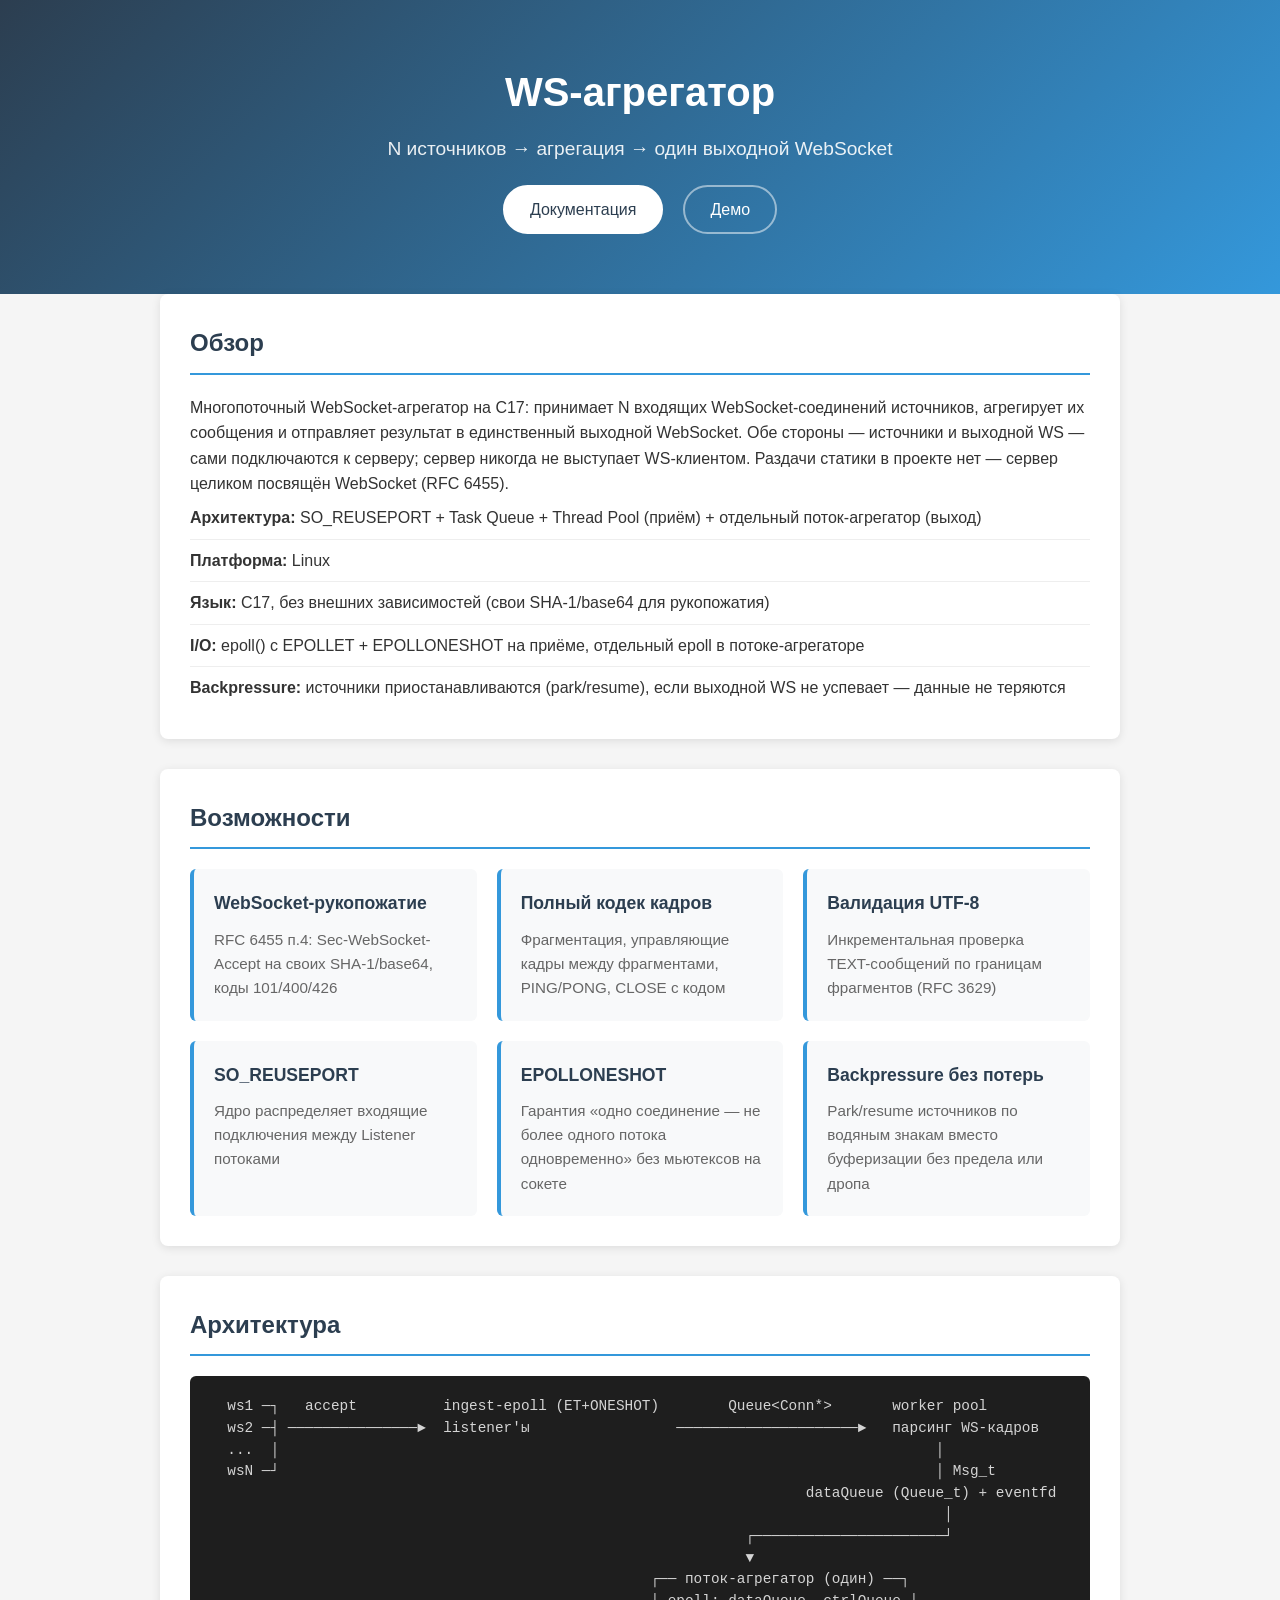
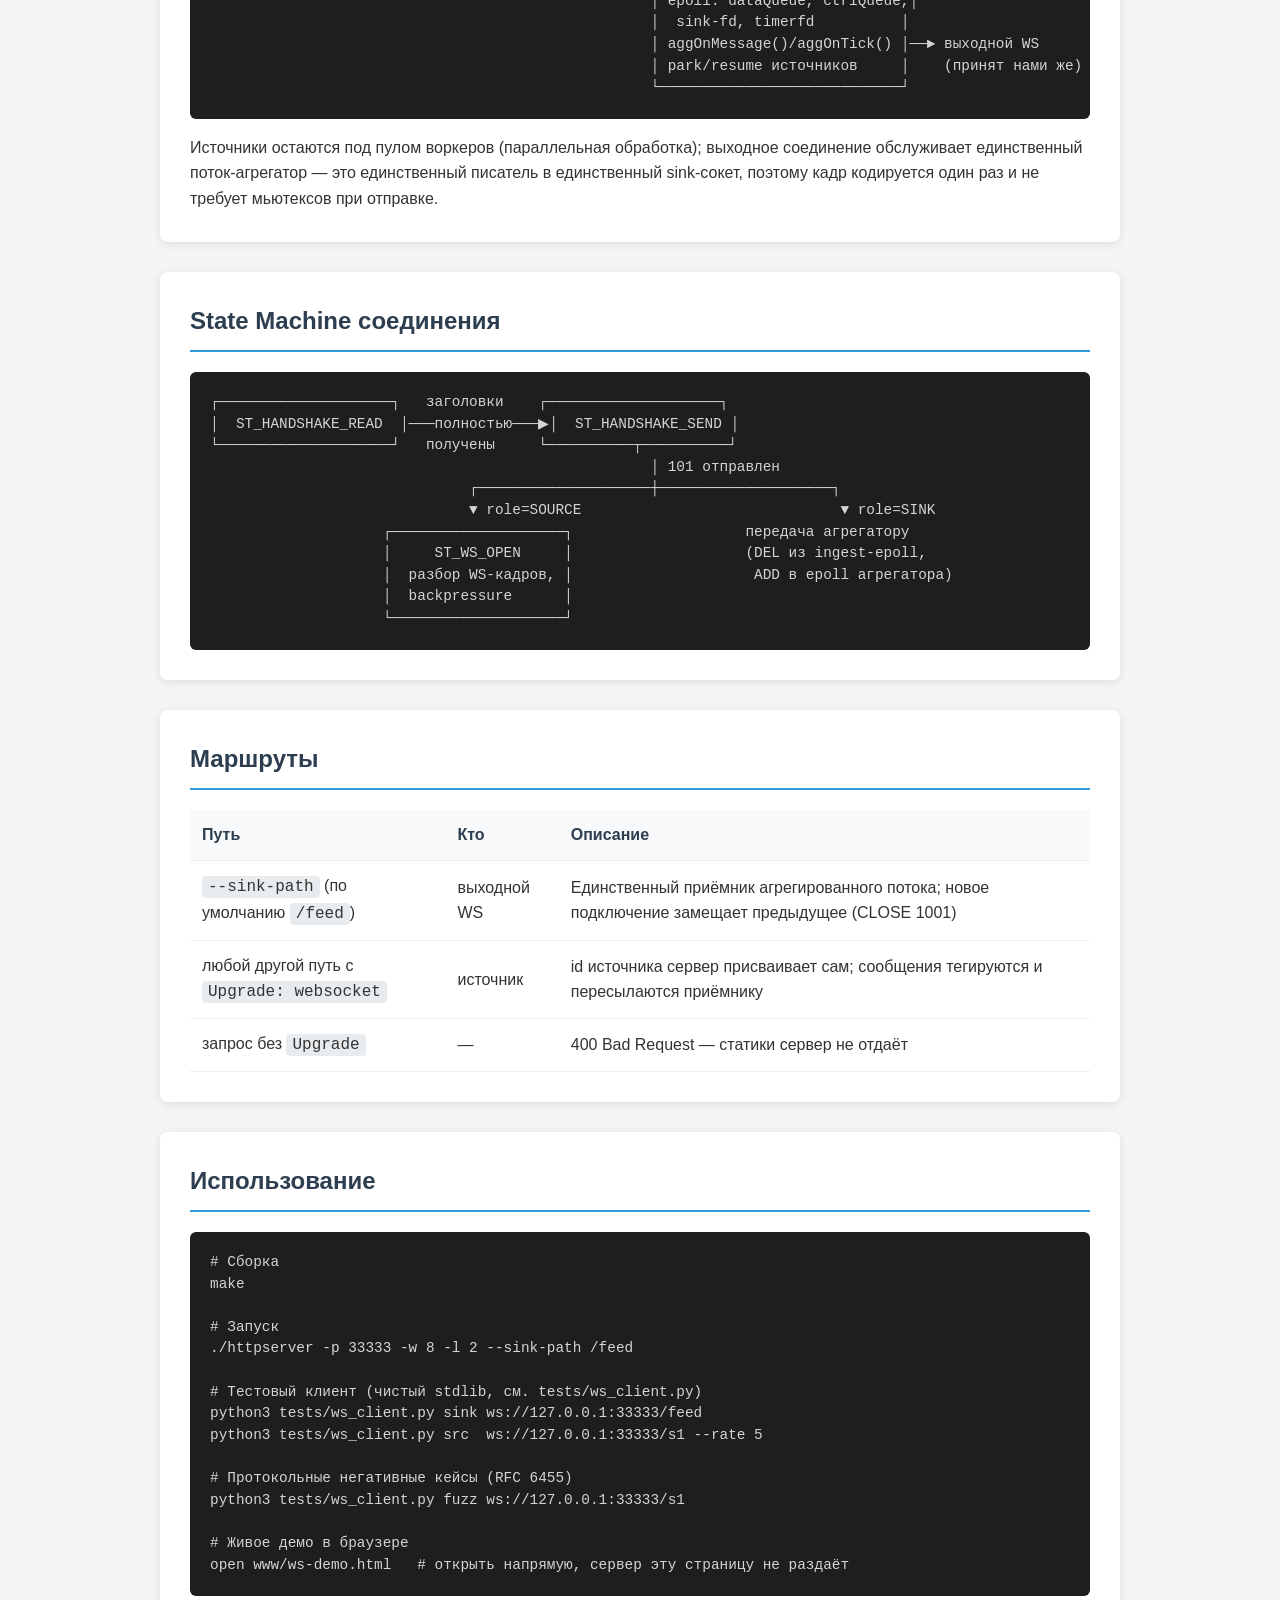
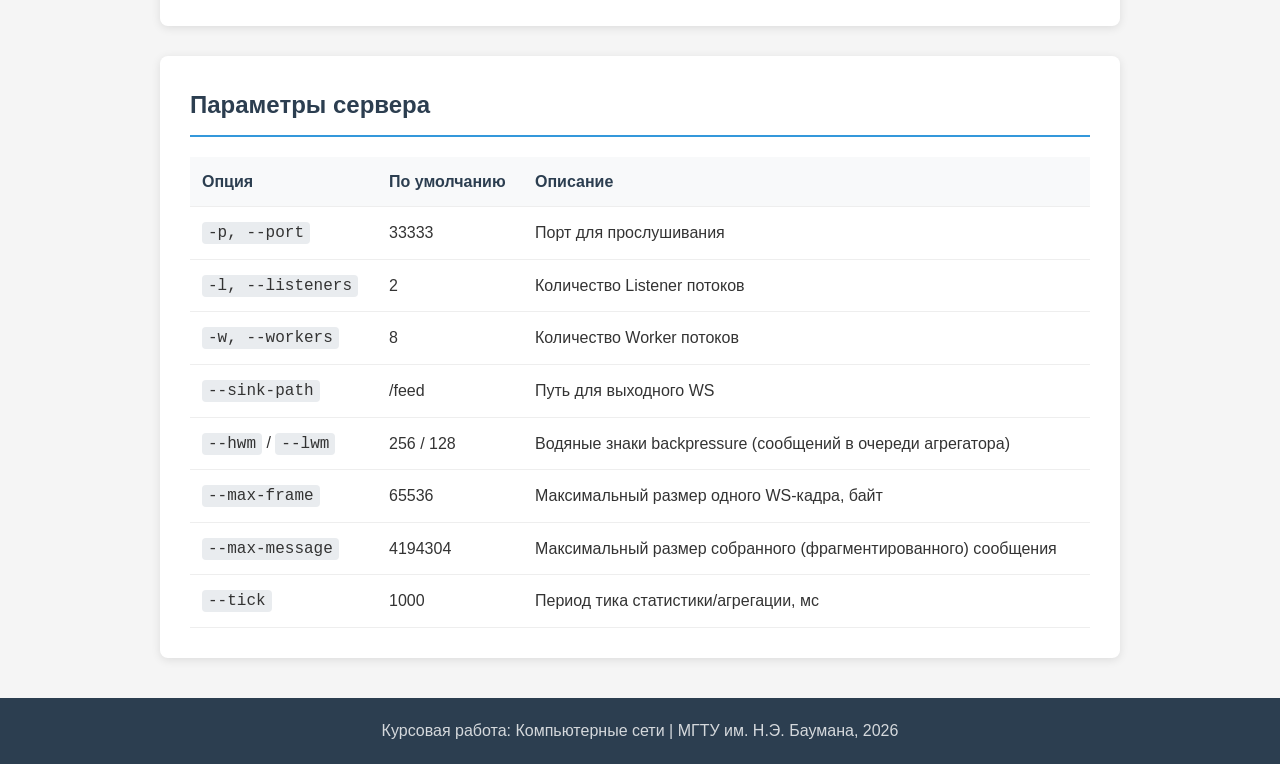
<file: www/index.html>
<!DOCTYPE html>
<html lang="ru">
<head>
    <meta charset="UTF-8">
    <meta name="viewport" content="width=device-width, initial-scale=1.0">
    <title>WS-агрегатор — Документация</title>
    <link rel="stylesheet" href="style.css">
</head>
<body>
    <header>
        <div class="container">
            <h1>WS-агрегатор</h1>
            <p class="subtitle">N источников &rarr; агрегация &rarr; один выходной WebSocket</p>
            <nav class="nav-links">
                <a href="index.html" class="nav-link active">Документация</a>
                <a href="ws-demo.html" class="nav-link">Демо</a>
            </nav>
        </div>
    </header>

    <main class="container">
        <section class="card">
            <h2>Обзор</h2>
            <p>Многопоточный WebSocket-агрегатор на C17: принимает N входящих WebSocket-соединений
                источников, агрегирует их сообщения и отправляет результат в единственный выходной
                WebSocket. Обе стороны — источники и выходной WS — сами подключаются к серверу;
                сервер никогда не выступает WS-клиентом. Раздачи статики в проекте нет — сервер
                целиком посвящён WebSocket (RFC 6455).</p>
            <ul>
                <li><strong>Архитектура:</strong> SO_REUSEPORT + Task Queue + Thread Pool (приём) + отдельный поток-агрегатор (выход)</li>
                <li><strong>Платформа:</strong> Linux</li>
                <li><strong>Язык:</strong> C17, без внешних зависимостей (свои SHA-1/base64 для рукопожатия)</li>
                <li><strong>I/O:</strong> epoll() с EPOLLET + EPOLLONESHOT на приёме, отдельный epoll в потоке-агрегаторе</li>
                <li><strong>Backpressure:</strong> источники приостанавливаются (park/resume), если выходной WS не успевает — данные не теряются</li>
            </ul>
        </section>

        <section class="card">
            <h2>Возможности</h2>
            <div class="features-grid">
                <div class="feature">
                    <h3>WebSocket-рукопожатие</h3>
                    <p>RFC 6455 п.4: Sec-WebSocket-Accept на своих SHA-1/base64, коды 101/400/426</p>
                </div>
                <div class="feature">
                    <h3>Полный кодек кадров</h3>
                    <p>Фрагментация, управляющие кадры между фрагментами, PING/PONG, CLOSE с кодом</p>
                </div>
                <div class="feature">
                    <h3>Валидация UTF-8</h3>
                    <p>Инкрементальная проверка TEXT-сообщений по границам фрагментов (RFC 3629)</p>
                </div>
                <div class="feature">
                    <h3>SO_REUSEPORT</h3>
                    <p>Ядро распределяет входящие подключения между Listener потоками</p>
                </div>
                <div class="feature">
                    <h3>EPOLLONESHOT</h3>
                    <p>Гарантия «одно соединение — не более одного потока одновременно» без мьютексов на сокете</p>
                </div>
                <div class="feature">
                    <h3>Backpressure без потерь</h3>
                    <p>Park/resume источников по водяным знакам вместо буферизации без предела или дропа</p>
                </div>
            </div>
        </section>

        <section class="card">
            <h2>Архитектура</h2>
            <pre class="code-block">
  ws1 ─┐   accept          ingest-epoll (ET+ONESHOT)        Queue&lt;Conn*&gt;       worker pool
  ws2 ─┤ ───────────────►  listener'ы                 ─────────────────────►   парсинг WS-кадров
  ...  │                                                                            │
  wsN ─┘                                                                            │ Msg_t
                                                                     dataQueue (Queue_t) + eventfd
                                                                                     │
                                                              ┌──────────────────────┘
                                                              ▼
                                                   ┌── поток-агрегатор (один) ──┐
                                                   │ epoll: dataQueue, ctrlQueue,│
                                                   │  sink-fd, timerfd          │
                                                   │ aggOnMessage()/aggOnTick() │──► выходной WS
                                                   │ park/resume источников     │    (принят нами же)
                                                   └────────────────────────────┘</pre>
            <p style="margin-top:16px">Источники остаются под пулом воркеров (параллельная обработка);
                выходное соединение обслуживает единственный поток-агрегатор — это единственный
                писатель в единственный sink-сокет, поэтому кадр кодируется один раз и не требует
                мьютексов при отправке.</p>
        </section>

        <section class="card">
            <h2>State Machine соединения</h2>
            <pre class="code-block">
┌────────────────────┐   заголовки    ┌────────────────────┐
│  ST_HANDSHAKE_READ  │───полностью───▶│  ST_HANDSHAKE_SEND │
└────────────────────┘   получены     └──────────┬──────────┘
                                                   │ 101 отправлен
                              ┌────────────────────┼────────────────────┐
                              ▼ role=SOURCE                              ▼ role=SINK
                    ┌────────────────────┐                    передача агрегатору
                    │     ST_WS_OPEN     │                    (DEL из ingest-epoll,
                    │  разбор WS-кадров, │                     ADD в epoll агрегатора)
                    │  backpressure      │
                    └────────────────────┘</pre>
        </section>

        <section class="card">
            <h2>Маршруты</h2>
            <table>
                <thead>
                    <tr>
                        <th>Путь</th>
                        <th>Кто</th>
                        <th>Описание</th>
                    </tr>
                </thead>
                <tbody>
                    <tr>
                        <td><code>--sink-path</code> (по умолчанию <code>/feed</code>)</td>
                        <td>выходной WS</td>
                        <td>Единственный приёмник агрегированного потока; новое подключение замещает предыдущее (CLOSE 1001)</td>
                    </tr>
                    <tr>
                        <td>любой другой путь с <code>Upgrade: websocket</code></td>
                        <td>источник</td>
                        <td>id источника сервер присваивает сам; сообщения тегируются и пересылаются приёмнику</td>
                    </tr>
                    <tr>
                        <td>запрос без <code>Upgrade</code></td>
                        <td>—</td>
                        <td>400 Bad Request — статики сервер не отдаёт</td>
                    </tr>
                </tbody>
            </table>
        </section>

        <section class="card">
            <h2>Использование</h2>
            <pre class="code-block">
# Сборка
make

# Запуск
./httpserver -p 33333 -w 8 -l 2 --sink-path /feed

# Тестовый клиент (чистый stdlib, см. tests/ws_client.py)
python3 tests/ws_client.py sink ws://127.0.0.1:33333/feed
python3 tests/ws_client.py src  ws://127.0.0.1:33333/s1 --rate 5

# Протокольные негативные кейсы (RFC 6455)
python3 tests/ws_client.py fuzz ws://127.0.0.1:33333/s1

# Живое демо в браузере
open www/ws-demo.html   # открыть напрямую, сервер эту страницу не раздаёт</pre>
        </section>

        <section class="card">
            <h2>Параметры сервера</h2>
            <table>
                <thead>
                    <tr>
                        <th>Опция</th>
                        <th>По умолчанию</th>
                        <th>Описание</th>
                    </tr>
                </thead>
                <tbody>
                    <tr><td><code>-p, --port</code></td><td>33333</td><td>Порт для прослушивания</td></tr>
                    <tr><td><code>-l, --listeners</code></td><td>2</td><td>Количество Listener потоков</td></tr>
                    <tr><td><code>-w, --workers</code></td><td>8</td><td>Количество Worker потоков</td></tr>
                    <tr><td><code>--sink-path</code></td><td>/feed</td><td>Путь для выходного WS</td></tr>
                    <tr><td><code>--hwm</code> / <code>--lwm</code></td><td>256 / 128</td><td>Водяные знаки backpressure (сообщений в очереди агрегатора)</td></tr>
                    <tr><td><code>--max-frame</code></td><td>65536</td><td>Максимальный размер одного WS-кадра, байт</td></tr>
                    <tr><td><code>--max-message</code></td><td>4194304</td><td>Максимальный размер собранного (фрагментированного) сообщения</td></tr>
                    <tr><td><code>--tick</code></td><td>1000</td><td>Период тика статистики/агрегации, мс</td></tr>
                </tbody>
            </table>
        </section>
    </main>

    <footer>
        <div class="container">
            <p>Курсовая работа: Компьютерные сети | МГТУ им. Н.Э. Баумана, 2026</p>
        </div>
    </footer>
</body>
</html>
</file>
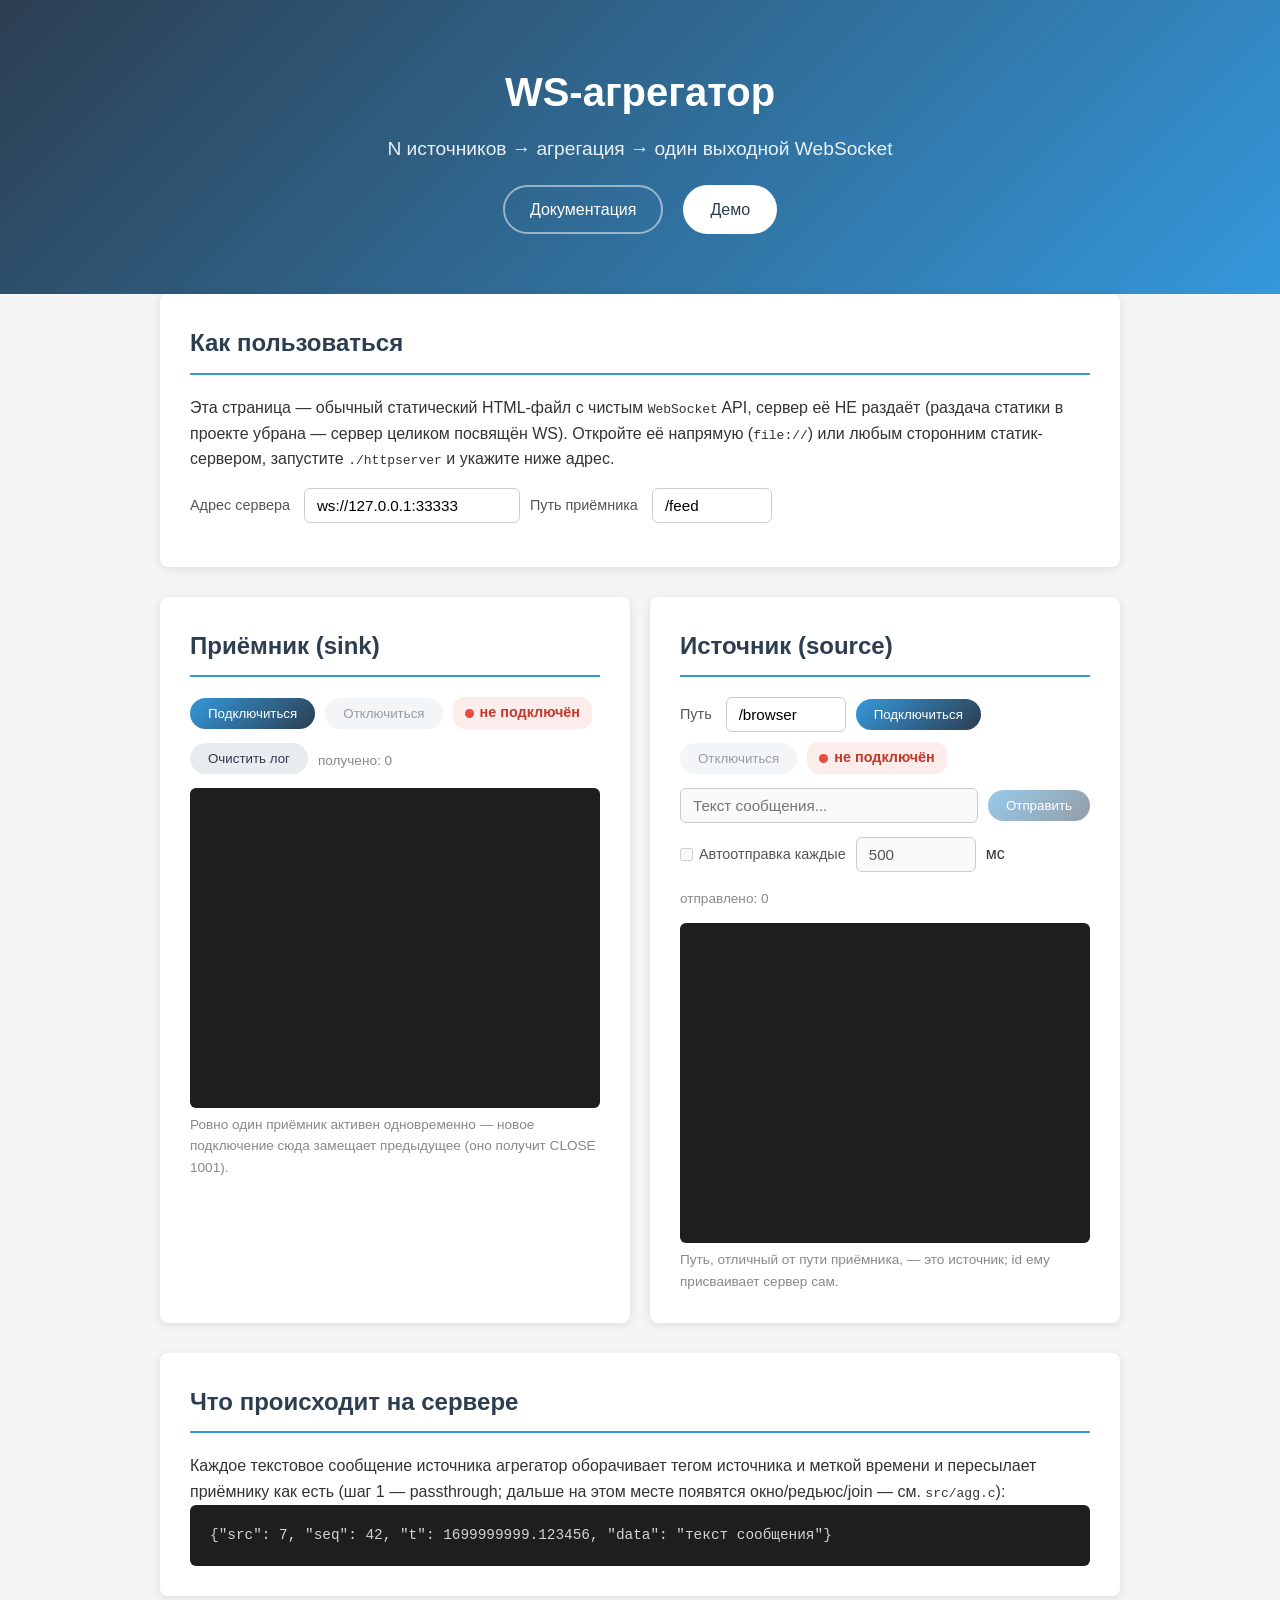
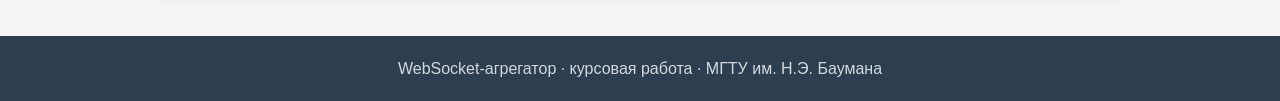
<file: www/ws-demo.html>
<!DOCTYPE html>
<html lang="ru">
<head>
    <meta charset="UTF-8">
    <meta name="viewport" content="width=device-width, initial-scale=1.0">
    <title>WS-агрегатор — Демо</title>
    <link rel="stylesheet" href="style.css">
    <style>
        /* Стили, специфичные для демо-страницы — поверх общего style.css сайта */
        .demo-grid {
            display: grid;
            grid-template-columns: 1fr 1fr;
            gap: 20px;
        }
        @media (max-width: 800px) {
            .demo-grid { grid-template-columns: 1fr; }
        }
        .panel-row {
            display: flex;
            gap: 10px;
            flex-wrap: wrap;
            align-items: center;
            margin-bottom: 14px;
        }
        .panel-row input[type="text"] {
            flex: 1;
            min-width: 120px;
            padding: 8px 12px;
            border: 1px solid #ccc;
            border-radius: 6px;
            font-size: 0.95rem;
        }
        button {
            padding: 8px 18px;
            border: none;
            border-radius: 20px;
            background: linear-gradient(135deg, #3498db, #2c3e50);
            color: white;
            font-weight: 500;
            cursor: pointer;
            transition: transform 0.15s ease, opacity 0.15s ease;
        }
        button:hover { transform: scale(1.04); }
        button:disabled { opacity: 0.5; cursor: not-allowed; transform: none; }
        button.secondary { background: #e9ecef; color: #2c3e50; }
        .status {
            display: inline-flex;
            align-items: center;
            gap: 6px;
            font-size: 0.9rem;
            font-weight: 600;
            padding: 4px 12px;
            border-radius: 12px;
            background: #f1f3f5;
            color: #666;
        }
        .status .dot {
            width: 9px; height: 9px; border-radius: 50%;
            background: #adb5bd;
        }
        .status.on { background: #e6f7ee; color: #1e7e45; }
        .status.on .dot { background: #2ecc71; }
        .status.off { background: #fdecec; color: #c0392b; }
        .status.off .dot { background: #e74c3c; }
        .log {
            background: #1e1e1e;
            color: #d4d4d4;
            border-radius: 6px;
            padding: 14px;
            height: 320px;
            overflow-y: auto;
            font-family: 'Consolas', 'Monaco', 'Courier New', monospace;
            font-size: 0.82rem;
            line-height: 1.5;
            white-space: pre-wrap;
            word-break: break-all;
        }
        .log .line { border-bottom: 1px solid #2a2a2a; padding: 3px 0; }
        .log .line.sys { color: #7f9cf5; }
        .log .line.err { color: #ff6b6b; }
        .log .tag { color: #6bcB77; }
        label.inline { display: flex; align-items: center; gap: 6px; font-size: 0.9rem; color: #555; }
        .hint { color: #888; font-size: 0.85rem; margin-top: 6px; }
    </style>
</head>
<body>
    <header>
        <div class="container">
            <h1>WS-агрегатор</h1>
            <p class="subtitle">N источников &rarr; агрегация &rarr; один выходной WebSocket</p>
            <nav class="nav-links">
                <a href="index.html" class="nav-link">Документация</a>
                <a href="ws-demo.html" class="nav-link active">Демо</a>
            </nav>
        </div>
    </header>

    <main class="container">
        <section class="card">
            <h2>Как пользоваться</h2>
            <p>
                Эта страница — обычный статический HTML-файл с чистым <code>WebSocket</code> API,
                сервер её НЕ раздаёт (раздача статики в проекте убрана — сервер целиком посвящён WS).
                Откройте её напрямую (<code>file://</code>) или любым сторонним статик-сервером,
                запустите <code>./httpserver</code> и укажите ниже адрес.
            </p>
            <div class="panel-row" style="margin-top:16px">
                <label class="inline">Адрес сервера
                    <input type="text" id="serverUrl" value="ws://127.0.0.1:33333" style="margin-left:8px">
                </label>
                <label class="inline">Путь приёмника
                    <input type="text" id="sinkPath" value="/feed" style="margin-left:8px; max-width:120px">
                </label>
            </div>
        </section>

        <section class="demo-grid">
            <div class="card">
                <h2>Приёмник (sink)</h2>
                <div class="panel-row">
                    <button id="sinkConnect">Подключиться</button>
                    <button id="sinkDisconnect" class="secondary" disabled>Отключиться</button>
                    <span class="status off" id="sinkStatus"><span class="dot"></span>не подключён</span>
                </div>
                <div class="panel-row">
                    <button id="sinkClear" class="secondary">Очистить лог</button>
                    <span class="hint" id="sinkCount">получено: 0</span>
                </div>
                <div class="log" id="sinkLog"></div>
                <p class="hint">Ровно один приёмник активен одновременно — новое подключение сюда
                    замещает предыдущее (оно получит CLOSE 1001).</p>
            </div>

            <div class="card">
                <h2>Источник (source)</h2>
                <div class="panel-row">
                    <label class="inline">Путь
                        <input type="text" id="srcPath" value="/browser" style="margin-left:8px; max-width:120px">
                    </label>
                    <button id="srcConnect">Подключиться</button>
                    <button id="srcDisconnect" class="secondary" disabled>Отключиться</button>
                    <span class="status off" id="srcStatus"><span class="dot"></span>не подключён</span>
                </div>
                <div class="panel-row">
                    <input type="text" id="srcText" placeholder="Текст сообщения..." disabled>
                    <button id="srcSend" disabled>Отправить</button>
                </div>
                <div class="panel-row">
                    <label class="inline">
                        <input type="checkbox" id="srcAuto" disabled>
                        Автоотправка каждые
                    </label>
                    <input type="text" id="srcInterval" value="500" style="max-width:70px" disabled> мс
                    <span class="hint" id="srcCount">отправлено: 0</span>
                </div>
                <div class="log" id="srcLog"></div>
                <p class="hint">Путь, отличный от пути приёмника, — это источник; id ему присваивает сервер сам.</p>
            </div>
        </section>

        <section class="card">
            <h2>Что происходит на сервере</h2>
            <p>Каждое текстовое сообщение источника агрегатор оборачивает тегом источника и меткой
                времени и пересылает приёмнику как есть (шаг 1 — passthrough; дальше на этом месте
                появятся окно/редьюс/join — см. <code>src/agg.c</code>):</p>
            <div class="code-block">{"src": 7, "seq": 42, "t": 1699999999.123456, "data": "текст сообщения"}</div>
        </section>
    </main>

    <footer>
        <div class="container">
            <p>WebSocket-агрегатор · курсовая работа · МГТУ им. Н.Э. Баумана</p>
        </div>
    </footer>

    <script>
        function nowStr() {
            const d = new Date();
            return d.toTimeString().slice(0, 8) + '.' + String(d.getMilliseconds()).padStart(3, '0');
        }

        function makeLogger(elId) {
            const el = document.getElementById(elId);
            return function (text, cls) {
                const line = document.createElement('div');
                line.className = 'line' + (cls ? ' ' + cls : '');
                line.textContent = '[' + nowStr() + '] ' + text;
                el.appendChild(line);
                el.scrollTop = el.scrollHeight;
            };
        }

        function setStatus(elId, connected, label) {
            const el = document.getElementById(elId);
            el.className = 'status ' + (connected ? 'on' : 'off');
            el.innerHTML = '<span class="dot"></span>' + label;
        }

        function baseUrl() {
            return document.getElementById('serverUrl').value.replace(/\/+$/, '');
        }

        /* ---------------- Приёмник (sink) ---------------- */
        (function () {
            const log = makeLogger('sinkLog');
            let ws = null;
            let count = 0;
            const countEl = document.getElementById('sinkCount');
            const connectBtn = document.getElementById('sinkConnect');
            const disconnectBtn = document.getElementById('sinkDisconnect');

            function connect() {
                const path = document.getElementById('sinkPath').value || '/feed';
                const url = baseUrl() + path;
                log('подключение к ' + url + ' ...', 'sys');
                ws = new WebSocket(url);
                ws.onopen = function () {
                    setStatus('sinkStatus', true, 'подключён');
                    connectBtn.disabled = true;
                    disconnectBtn.disabled = false;
                    log('соединение открыто', 'sys');
                };
                ws.onmessage = function (ev) {
                    count++;
                    countEl.textContent = 'получено: ' + count;
                    if (typeof ev.data === 'string') {
                        log(ev.data);
                    } else {
                        log('(бинарные данные, ' + ev.data.size + ' байт)');
                    }
                };
                ws.onclose = function (ev) {
                    setStatus('sinkStatus', false, 'не подключён');
                    connectBtn.disabled = false;
                    disconnectBtn.disabled = true;
                    log('соединение закрыто, код=' + ev.code + (ev.reason ? (' (' + ev.reason + ')') : ''), 'sys');
                };
                ws.onerror = function () {
                    log('ошибка соединения', 'err');
                };
            }

            connectBtn.addEventListener('click', connect);
            disconnectBtn.addEventListener('click', function () { if (ws) ws.close(1000, 'manual'); });
            document.getElementById('sinkClear').addEventListener('click', function () {
                document.getElementById('sinkLog').innerHTML = '';
            });
        })();

        /* ---------------- Источник (source) ---------------- */
        (function () {
            const log = makeLogger('srcLog');
            let ws = null;
            let count = 0;
            let autoTimer = null;
            const countEl = document.getElementById('srcCount');
            const connectBtn = document.getElementById('srcConnect');
            const disconnectBtn = document.getElementById('srcDisconnect');
            const textInput = document.getElementById('srcText');
            const sendBtn = document.getElementById('srcSend');
            const autoCheck = document.getElementById('srcAuto');
            const intervalInput = document.getElementById('srcInterval');

            function setInputsEnabled(enabled) {
                textInput.disabled = !enabled;
                sendBtn.disabled = !enabled;
                autoCheck.disabled = !enabled;
                intervalInput.disabled = !enabled;
            }

            function send() {
                const text = textInput.value || ('авто ' + (++count));
                if (!ws || ws.readyState !== WebSocket.OPEN) return;
                ws.send(text);
                count++;
                countEl.textContent = 'отправлено: ' + count;
                log('-> ' + text);
            }

            function connect() {
                const path = document.getElementById('srcPath').value || '/browser';
                const url = baseUrl() + path;
                log('подключение к ' + url + ' ...', 'sys');
                ws = new WebSocket(url);
                ws.onopen = function () {
                    setStatus('srcStatus', true, 'подключён');
                    connectBtn.disabled = true;
                    disconnectBtn.disabled = false;
                    setInputsEnabled(true);
                    log('соединение открыто', 'sys');
                };
                ws.onclose = function (ev) {
                    setStatus('srcStatus', false, 'не подключён');
                    connectBtn.disabled = false;
                    disconnectBtn.disabled = true;
                    setInputsEnabled(false);
                    autoCheck.checked = false;
                    if (autoTimer) { clearInterval(autoTimer); autoTimer = null; }
                    log('соединение закрыто, код=' + ev.code + (ev.reason ? (' (' + ev.reason + ')') : ''), 'sys');
                };
                ws.onerror = function () {
                    log('ошибка соединения', 'err');
                };
            }

            connectBtn.addEventListener('click', connect);
            disconnectBtn.addEventListener('click', function () { if (ws) ws.close(1000, 'manual'); });
            sendBtn.addEventListener('click', send);
            textInput.addEventListener('keydown', function (e) { if (e.key === 'Enter') send(); });

            autoCheck.addEventListener('change', function () {
                if (autoCheck.checked) {
                    const ms = Math.max(50, parseInt(intervalInput.value, 10) || 500);
                    autoTimer = setInterval(send, ms);
                } else if (autoTimer) {
                    clearInterval(autoTimer);
                    autoTimer = null;
                }
            });
        })();
    </script>
</body>
</html>
</file>
<file: www/style.css>
* {
    margin: 0;
    padding: 0;
    box-sizing: border-box;
}

body {
    font-family: -apple-system, BlinkMacSystemFont, 'Segoe UI', Roboto, Oxygen, Ubuntu, sans-serif;
    line-height: 1.6;
    color: #333;
    background: #f5f5f5;
}

.container {
    max-width: 1000px;
    margin: 0 auto;
    padding: 0 20px;
}

header {
    background: linear-gradient(135deg, #2c3e50, #3498db);
    color: white;
    padding: 60px 0;
    text-align: center;
}

header h1 {
    font-size: 2.5rem;
    margin-bottom: 10px;
}

header .subtitle {
    font-size: 1.2rem;
    opacity: 0.9;
    margin-bottom: 20px;
}

.nav-links {
    display: flex;
    justify-content: center;
    gap: 20px;
    margin-top: 15px;
}

.nav-link {
    color: white;
    text-decoration: none;
    padding: 10px 25px;
    border: 2px solid rgba(255, 255, 255, 0.5);
    border-radius: 25px;
    transition: all 0.3s ease;
    font-weight: 500;
}

.nav-link:hover {
    background: rgba(255, 255, 255, 0.2);
    border-color: white;
}

.nav-link.active {
    background: white;
    color: #2c3e50;
    border-color: white;
}

main {
    padding: 40px 0;
}

.card {
    background: white;
    border-radius: 8px;
    box-shadow: 0 2px 10px rgba(0, 0, 0, 0.1);
    padding: 30px;
    margin-bottom: 30px;
}

.card h2 {
    color: #2c3e50;
    margin-bottom: 20px;
    padding-bottom: 10px;
    border-bottom: 2px solid #3498db;
}

.card ul {
    list-style: none;
    padding-left: 0;
}

.card ul li {
    padding: 8px 0;
    border-bottom: 1px solid #eee;
}

.card ul li:last-child {
    border-bottom: none;
}

.features-grid {
    display: grid;
    grid-template-columns: repeat(auto-fit, minmax(280px, 1fr));
    gap: 20px;
}

.feature {
    background: #f8f9fa;
    padding: 20px;
    border-radius: 6px;
    border-left: 4px solid #3498db;
}

.feature h3 {
    color: #2c3e50;
    margin-bottom: 10px;
    font-size: 1.1rem;
}

.feature p {
    color: #666;
    font-size: 0.95rem;
}

.code-block {
    background: #1e1e1e;
    color: #d4d4d4;
    padding: 20px;
    border-radius: 6px;
    overflow-x: auto;
    font-family: 'Consolas', 'Monaco', 'Courier New', monospace;
    font-size: 0.9rem;
    line-height: 1.5;
    white-space: pre;
}

table {
    width: 100%;
    border-collapse: collapse;
    margin-top: 10px;
}

table th,
table td {
    padding: 12px;
    text-align: left;
    border-bottom: 1px solid #eee;
}

table th {
    background: #f8f9fa;
    font-weight: 600;
    color: #2c3e50;
}

table code {
    background: #e9ecef;
    padding: 2px 6px;
    border-radius: 4px;
    font-family: 'Consolas', 'Monaco', 'Courier New', monospace;
}

.gallery {
    display: grid;
    grid-template-columns: repeat(auto-fit, minmax(300px, 1fr));
    gap: 30px;
    margin-bottom: 30px;
}

.gallery-item {
    background: white;
    border-radius: 8px;
    box-shadow: 0 2px 10px rgba(0, 0, 0, 0.1);
    overflow: hidden;
    transition: transform 0.3s ease, box-shadow 0.3s ease;
}

.gallery-item:hover {
    transform: translateY(-5px);
    box-shadow: 0 5px 20px rgba(0, 0, 0, 0.15);
}

.gallery-item img {
    width: 100%;
    height: 200px;
    object-fit: contain;
    background: #f8f9fa;
    padding: 20px;
}

.gallery-caption {
    padding: 20px;
    text-align: center;
}

.gallery-caption h3 {
    color: #2c3e50;
    margin-bottom: 8px;
}

.gallery-caption p {
    color: #666;
    font-size: 0.9rem;
}

.download-btn {
    display: inline-block;
    margin-top: 15px;
    padding: 10px 20px;
    background: linear-gradient(135deg, #3498db, #2c3e50);
    color: white;
    text-decoration: none;
    border-radius: 25px;
    font-weight: 500;
    transition: all 0.3s ease;
}

.download-btn:hover {
    background: linear-gradient(135deg, #2980b9, #1a252f);
    transform: scale(1.05);
    box-shadow: 0 4px 15px rgba(52, 152, 219, 0.4);
}

footer {
    background: #2c3e50;
    color: white;
    text-align: center;
    padding: 20px 0;
    margin-top: 40px;
}

footer p {
    opacity: 0.8;
}

@media (max-width: 600px) {
    header h1 {
        font-size: 1.8rem;
    }

    .card {
        padding: 20px;
    }

    .features-grid {
        grid-template-columns: 1fr;
    }
}
</file>
